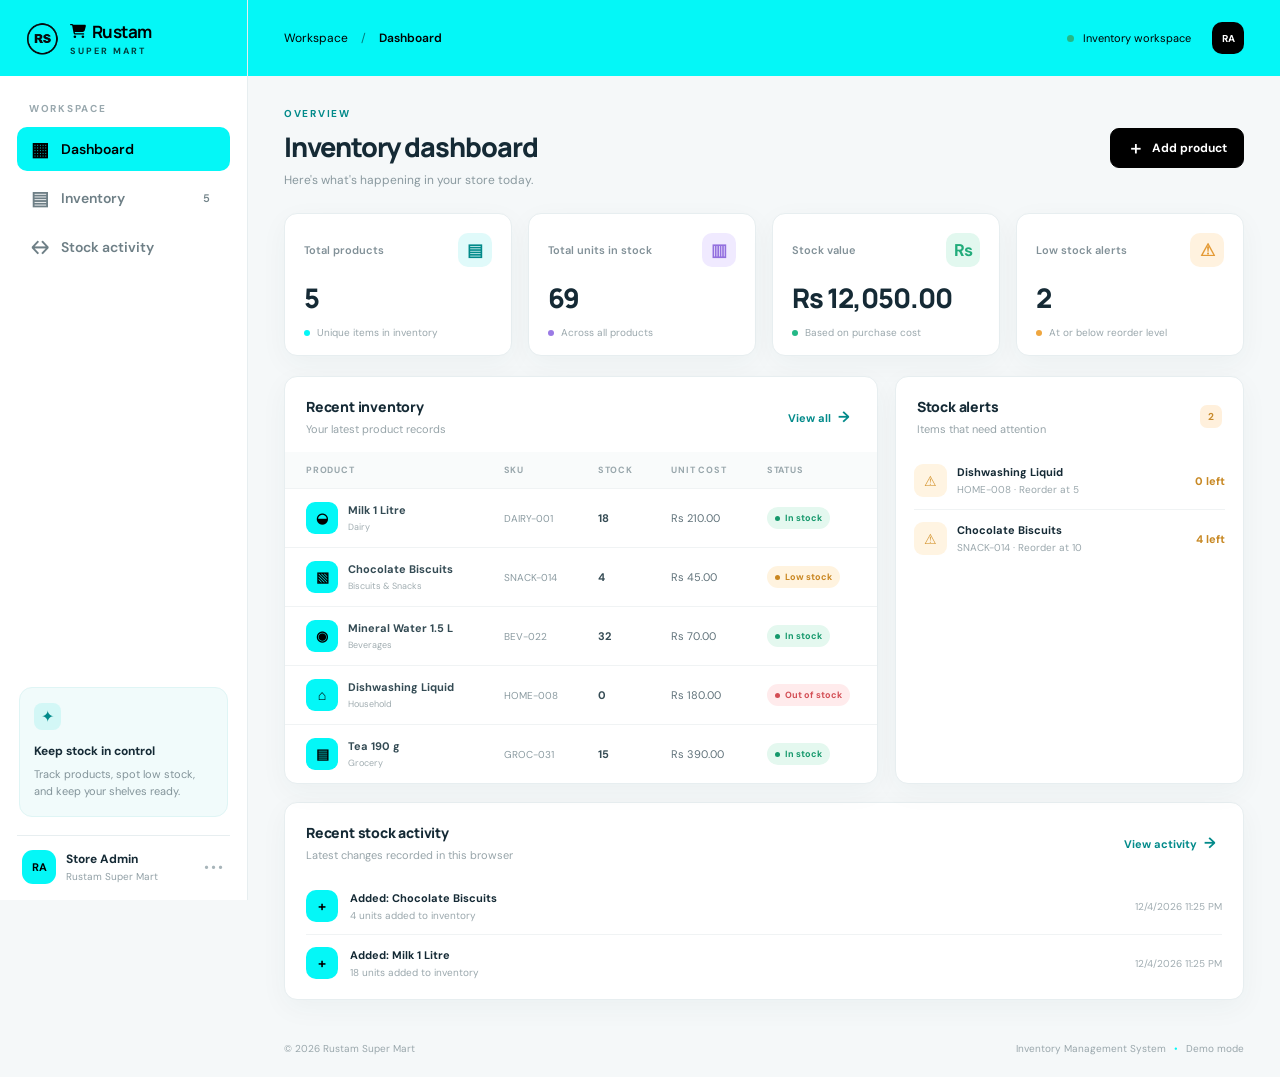
<file: backend/index.html>
<!DOCTYPE html>
<html lang="en">
<head>
  <meta charset="UTF-8">
  <meta name="viewport" content="width=device-width, initial-scale=1.0">
  <title>Inventory Management | Rustam Super Mart</title>
  <link rel="stylesheet" href="/backend/style.css">
  <link rel="preconnect" href="https://fonts.googleapis.com">
  <link href="https://fonts.googleapis.com/css2?family=DM+Sans:wght@400;500;600;700&family=Manrope:wght@400;500;600;700;800&display=swap" rel="stylesheet">
</head>
<body>
  <div class="app-shell">
    <aside class="sidebar" id="sidebar">
      <div class="brand">
        <img class="brand-logo" src="/backend/logo.png" alt="Rustam Super Mart logo">
        <div><strong><svg class="brand-cart" viewBox="0 0 576 512" aria-hidden="true"><path d="M0 24C0 10.7 10.7 0 24 0h45.5c22 0 41.5 12.8 50.6 32h411c26.3 0 45.5 25 38.6 50.4l-41 152.3c-8.5 31.4-37 53.3-69.5 53.3H170.7l5.4 28.5c2.2 11.3 12.1 19.5 23.6 19.5H488c13.3 0 24 10.7 24 24s-10.7 24-24 24H199.7c-34.6 0-64.3-24.6-70.7-58.5L77.4 54.5c-.7-3.8-4-6.5-7.9-6.5H24C10.7 48 0 37.3 0 24zm128 440a48 48 0 1 1 96 0 48 48 0 1 1-96 0zm336-48a48 48 0 1 1 0 96 48 48 0 1 1 0-96z"/></svg>Rustam</strong><small>SUPER MART</small></div>
      </div>
      <div class="side-label">WORKSPACE</div>
      <button class="nav-item active" data-view="dashboard"><span class="nav-icon">▦</span> Dashboard</button>
      <button class="nav-item" data-view="inventory"><span class="nav-icon">▤</span> Inventory <span class="nav-count" id="navProductCount">0</span></button>
      <button class="nav-item" data-view="transactions"><span class="nav-icon">↔</span> Stock activity</button>
      <div class="sidebar-bottom">
        <div class="help-card"><div class="help-icon">✦</div><strong>Keep stock in control</strong><p>Track products, spot low stock, and keep your shelves ready.</p></div>
        <div class="profile"><div class="avatar">RA</div><div><strong>Store Admin</strong><small>Rustam Super Mart</small></div><span class="profile-dots">•••</span></div>
      </div>
    </aside>

    <main class="main-area">
      <header class="topbar">
        <button class="mobile-menu" id="mobileMenu" aria-label="Open menu">☰</button>
        <img class="top-logo" src="/backend/logo.png" alt="Rustam Super Mart logo">
        <div class="breadcrumb">Workspace <span>/</span> <strong id="breadcrumbCurrent">Dashboard</strong></div>
        <div class="top-actions"><span class="status-dot"></span><span class="status-text">Inventory workspace</span><button class="top-avatar" title="Store Admin">RA</button></div>
      </header>

      <section class="page" id="dashboardView">
        <div class="page-heading">
          <div><p class="eyebrow">OVERVIEW</p><h1>Inventory dashboard</h1><p class="subtitle">Here's what's happening in your store today.</p></div>
          <button class="primary-btn" id="addProductTop"><span>＋</span> Add product</button>
        </div>
        <div class="stat-grid">
          <article class="stat-card"><div class="stat-top"><span>Total products</span><span class="stat-icon cyan">▤</span></div><div class="stat-value" id="statProducts">0</div><div class="stat-foot"><span class="foot-dot cyan-dot"></span> Unique items in inventory</div></article>
          <article class="stat-card"><div class="stat-top"><span>Total units in stock</span><span class="stat-icon violet">▥</span></div><div class="stat-value" id="statUnits">0</div><div class="stat-foot"><span class="foot-dot violet-dot"></span> Across all products</div></article>
          <article class="stat-card"><div class="stat-top"><span>Stock value</span><span class="stat-icon green">₨</span></div><div class="stat-value" id="statValue">₨0</div><div class="stat-foot"><span class="foot-dot green-dot"></span> Based on purchase cost</div></article>
          <article class="stat-card"><div class="stat-top"><span>Low stock alerts</span><span class="stat-icon orange">⚠</span></div><div class="stat-value" id="statLow">0</div><div class="stat-foot"><span class="foot-dot orange-dot"></span> At or below reorder level</div></article>
        </div>

        <div class="dashboard-grid">
          <section class="panel inventory-panel">
            <div class="panel-heading"><div><h2>Recent inventory</h2><p>Your latest product records</p></div><button class="text-btn" id="viewAllBtn">View all <span>→</span></button></div>
            <div class="table-wrap"><table><thead><tr><th>PRODUCT</th><th>SKU</th><th>STOCK</th><th>UNIT COST</th><th>STATUS</th></tr></thead><tbody id="recentTable"></tbody></table></div>
            <div class="empty-state hidden" id="recentEmpty"><div class="empty-icon">▤</div><strong>No products yet</strong><p>Add your first product to start tracking stock.</p><button class="primary-btn small" id="emptyAdd">＋ Add product</button></div>
          </section>
          <section class="panel alerts-panel">
            <div class="panel-heading"><div><h2>Stock alerts</h2><p>Items that need attention</p></div><span class="alert-count" id="alertCount">0</span></div>
            <div id="alertList" class="alert-list"></div>
            <div class="empty-state compact" id="alertsEmpty"><div class="success-check">✓</div><strong>You're all caught up</strong><p>No low-stock items right now.</p></div>
          </section>
        </div>
        <section class="panel activity-panel">
          <div class="panel-heading"><div><h2>Recent stock activity</h2><p>Latest changes recorded in this browser</p></div><button class="text-btn" id="activityViewAll">View activity <span>→</span></button></div>
          <div id="dashboardActivity" class="activity-list"></div>
          <div class="empty-state compact hidden" id="activityEmpty"><p>No stock activity yet.</p></div>
        </section>
      </section>

      <section class="page hidden" id="inventoryView">
        <div class="page-heading"><div><p class="eyebrow">PRODUCT CATALOG</p><h1>Inventory</h1><p class="subtitle">Manage products, quantities, and reorder levels.</p></div><button class="primary-btn" id="addProductInventory"><span>＋</span> Add product</button></div>
        <div class="inventory-toolbar"><div class="search-box"><span>⌕</span><input type="search" id="searchInput" placeholder="Search product, SKU or category..."></div><select id="categoryFilter" aria-label="Filter category"><option value="all">All categories</option></select><select id="stockFilter" aria-label="Filter stock"><option value="all">All stock levels</option><option value="healthy">In stock</option><option value="low">Low stock</option><option value="out">Out of stock</option></select></div>
        <section class="panel full-table-panel"><div class="panel-heading"><div><h2>All products <span class="muted-count" id="tableCount">0</span></h2><p>Product list and stock status</p></div><button class="secondary-btn" id="exportBtn">↓ Export CSV</button></div>
          <div class="table-wrap"><table><thead><tr><th>PRODUCT</th><th>SKU</th><th>CATEGORY</th><th>QTY</th><th>REORDER AT</th><th>UNIT COST</th><th>STATUS</th><th>ACTIONS</th></tr></thead><tbody id="inventoryTable"></tbody></table></div>
          <div class="empty-state hidden" id="inventoryEmpty"><div class="empty-icon">⌕</div><strong>No matching products</strong><p>Try changing your search or add a new product.</p></div>
        </section>
      </section>

      <section class="page hidden" id="transactionsView">
        <div class="page-heading"><div><p class="eyebrow">AUDIT TRAIL</p><h1>Stock activity</h1><p class="subtitle">A record of product additions and stock adjustments.</p></div><button class="secondary-btn" id="clearActivityBtn">Clear activity</button></div>
        <section class="panel"><div class="panel-heading"><div><h2>Activity history</h2><p>Newest changes appear first</p></div><span class="muted-count" id="activityCount">0 records</span></div><div id="fullActivity" class="activity-list"></div><div class="empty-state compact hidden" id="fullActivityEmpty"><strong>No activity recorded</strong><p>Add products or adjust stock to see activity here.</p></div></section>
      </section>
      <footer class="footer"><span>© <span id="year"></span> Rustam Super Mart</span><span>Inventory Management System <i>•</i> Demo mode</span></footer>
    </main>
  </div>

  <div class="modal-backdrop hidden" id="productModal">
    <section class="modal" role="dialog" aria-modal="true" aria-labelledby="modalTitle">
      <div class="modal-heading"><div><p class="eyebrow">PRODUCT DETAILS</p><h2 id="modalTitle">Add new product</h2><p>Enter the details below to keep your inventory updated.</p></div><button class="close-btn" id="closeModal" aria-label="Close">×</button></div>
      <form id="productForm">
        <input type="hidden" id="productId">
        <div class="form-grid">
          <label class="field full"><span>Product name <b>*</b></span><input id="productName" required maxlength="80" placeholder="e.g. Everyday Milk 1L"></label>
          <label class="field"><span>SKU / item code <b>*</b></span><input id="productSku" required maxlength="30" placeholder="e.g. DAIRY-001"></label>
          <label class="field"><span>Category <b>*</b></span><input id="productCategory" required list="categorySuggestions" maxlength="40" placeholder="e.g. Dairy"><datalist id="categorySuggestions"><option value="Beverages"><option value="Biscuits & Snacks"><option value="Dairy"><option value="Grocery"><option value="Household"><option value="Personal Care"><option value="Frozen"></datalist></label>
          <label class="field"><span>Quantity in stock <b>*</b></span><input id="productQty" type="number" min="0" step="1" required placeholder="0"></label>
          <label class="field"><span>Reorder level <b>*</b></span><input id="productReorder" type="number" min="0" step="1" required value="5"></label>
          <label class="field"><span>Unit purchase cost (PKR) <b>*</b></span><input id="productCost" type="number" min="0" step="0.01" required placeholder="0.00"></label>
          <label class="field"><span>Unit selling price (PKR)</span><input id="productPrice" type="number" min="0" step="0.01" placeholder="0.00"></label>
        </div>
        <p class="form-error hidden" id="formError"></p>
        <div class="modal-actions"><button type="button" class="secondary-btn" id="cancelModal">Cancel</button><button type="submit" class="primary-btn"><span>✓</span> Save product</button></div>
      </form>
    </section>
  </div>
  <div class="toast" id="toast" role="status"></div>
  <script src="/backend/script.js"></script>
</body>
</html>
</file>
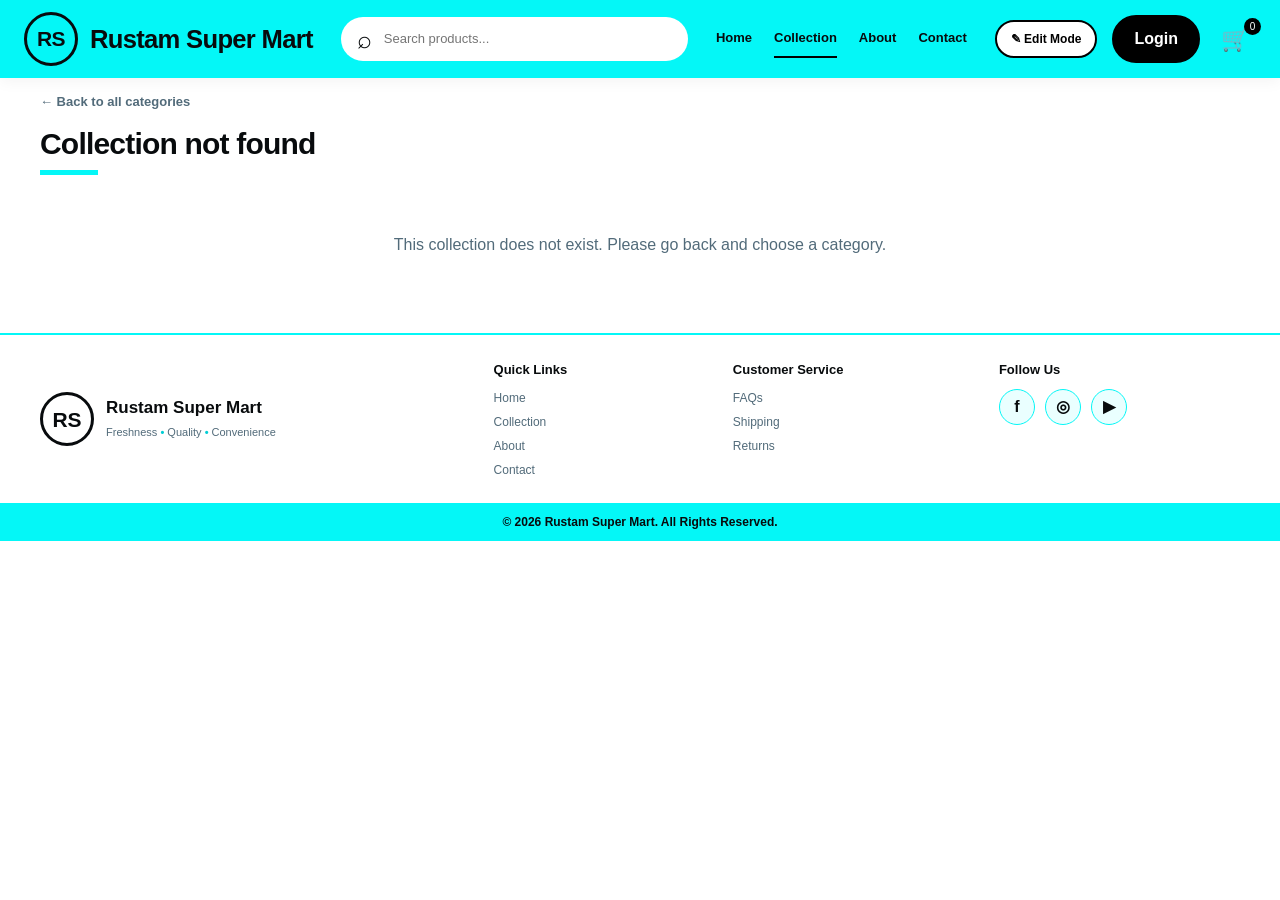
<file: collection.html>
<!DOCTYPE html>
<html lang="en">

<head>
  <meta charset="UTF-8">
  <meta name="viewport" content="width=device-width, initial-scale=1.0">
  <meta name="theme-color" content="#04f7f7">
  <title>Collection | Rustam Super Mart</title>
  <link rel="stylesheet" href="style.css">
  <script src="products.js" defer></script>
  <script src="script.js" defer></script>
  <script src="collection.js" defer></script>
</head>

<body data-page="collection" data-active-nav="collections" data-search-placeholder="Search products...">
  <!-- Header (nav bar) is added by script.js, same on every page -->
  <div id="siteHeader"></div>

  <main>
    <section class="collections-section wrap">
      <a class="back-link" href="index.html#collections">← Back to all categories</a>
      <div class="section-heading">
        <div>
          <h2 id="collectionTitle">Collection</h2><span class="heading-underline"></span>
        </div>
        <div class="heading-side">
          <p id="productCount"></p>
          <button class="black-btn add-btn admin-only" type="button" id="addProductBtn">＋ Add Product</button>
        </div>
      </div>
      <div class="collection-grid" id="productGrid" aria-live="polite"></div>
      <p class="empty-state" id="emptyState" hidden></p>
    </section>
  </main>

  <!-- Footer is added by script.js, same on every page -->
  <div id="siteFooter"></div>

  <!-- Add / Edit Product form (opened from Edit Mode) -->
  <div class="modal-backdrop" id="productModal" hidden>
    <section class="modal" role="dialog" aria-modal="true" aria-labelledby="productModalTitle">
      <button class="modal-close" id="closeProductModal" type="button" aria-label="Close form">×</button>
      <span class="modal-kicker" id="productKicker">NEW PRODUCT</span>
      <h2 id="productModalTitle">Add Product</h2>
      <form id="productForm" novalidate>
        <label for="productName">Product name <span>*</span></label>
        <input id="productName" type="text" placeholder="e.g. Chocolate Cream Biscuits" maxlength="60" required>

        <label for="productImage">Product picture (default picture used if empty)</label>
        <label class="upload-box" for="productImage"><span class="upload-icon">＋</span><strong
            id="productUploadTitle">Choose an image</strong><small id="productUploadHint">PNG, JPG, WEBP · Max 5 MB
            (optional)</small><img id="productPreview" alt="Selected product preview" hidden></label>
        <input class="file-input" id="productImage" type="file" accept="image/png,image/jpeg,image/webp,image/gif">

        <div class="field-row">
          <div>
            <label for="productPrice">Box price (Rs) <span>*</span></label>
            <input id="productPrice" type="number" min="1" step="any" inputmode="decimal" placeholder="e.g. 480">
          </div>
          <div>
            <label for="productPieces">Pieces in 1 box <span>*</span></label>
            <input id="productPieces" type="number" min="1" step="1" inputmode="numeric" placeholder="e.g. 12">
          </div>
        </div>
        <div class="field-row">
          <div>
            <label for="productCartonPrice">Carton price (Rs) <span>*</span></label>
            <input id="productCartonPrice" type="number" min="1" step="any" inputmode="decimal" placeholder="e.g. 5600">
          </div>
          <div>
            <label for="productPerCarton">Boxes in 1 carton <span>*</span></label>
            <input id="productPerCarton" type="number" min="1" step="1" inputmode="numeric" placeholder="e.g. 12">
          </div>
        </div>

        <p class="form-error" id="productError" role="alert" hidden></p>
        <div class="form-actions"><button class="cancel-btn" type="button" id="cancelProductModal">Cancel</button><button
            class="black-btn save-btn" type="submit" id="saveProductBtn">Save Product <span>→</span></button></div>
      </form>
      <p class="storage-note">Your changes are saved in this browser on this device.</p>
    </section>
  </div>

  <!-- Login form, Add to Cart form and toast are added by script.js -->
  <div id="siteModals"></div>
</body>

</html>
</file>
<file: backend/style.css>
:root{--ink:#152a35;--muted:#7d8b93;--line:#e7eef0;--cyan:#04f7f7;--cyan-dark:#029e9e;--bg:#f5f8f9;--white:#fff;--green:#1aaf7a;--orange:#e99b37;--red:#e25b61;--shadow:0 8px 28px rgba(27,62,73,.045)}
*{box-sizing:border-box}body{margin:0;background:var(--bg);color:var(--ink);font-family:'DM Sans',sans-serif;font-size:14px}button,input,select{font:inherit}button{cursor:pointer}.app-shell{min-height:100vh}.sidebar{width:248px;background:#fff;border-right:1px solid var(--line);position:fixed;inset:0 auto 0 0;display:flex;flex-direction:column;padding:28px 17px 16px;z-index:5}.brand{display:flex;align-items:center;gap:11px;padding:0 9px 38px}.brand-mark{height:39px;width:39px;border-radius:12px;background:var(--cyan);display:grid;place-items:center;color:#12323b;font-family:Manrope,sans-serif;font-weight:800;font-size:20px;position:relative}.brand-mark span{font-size:11px;position:absolute;right:5px;top:4px}.brand strong{font-family:Manrope,sans-serif;display:block;font-size:17px;letter-spacing:-.6px}.brand small{display:block;font-size:9px;letter-spacing:2px;color:#8a9ba1;font-weight:700;margin-top:2px}.side-label,.eyebrow{font-size:10px;letter-spacing:1.7px;font-weight:700;color:#99a8ae}.side-label{padding:0 12px 12px}.nav-item{border:0;background:transparent;width:100%;height:44px;border-radius:10px;text-align:left;padding:0 13px;color:#6e7f86;display:flex;align-items:center;gap:12px;font-weight:600;margin-bottom:5px}.nav-item:hover{background:#f5fbfb;color:var(--ink)}.nav-item.active{background:#e8fbfb;color:#028a8a}.nav-icon{font-size:19px;width:19px;text-align:center}.nav-count{margin-left:auto;border-radius:6px;background:#fff;padding:3px 7px;font-size:11px;color:#73848a}.sidebar-bottom{margin-top:auto}.help-card{background:#f1fbfb;border:1px solid #dff5f5;border-radius:13px;padding:15px 14px;margin:0 2px 18px}.help-icon{width:27px;height:27px;border-radius:8px;background:#d3f7f6;color:#028a8a;display:grid;place-items:center;font-size:16px;margin-bottom:11px}.help-card strong{font-size:12px}.help-card p{color:#83949a;font-size:11px;line-height:1.6;margin:7px 0 0}.profile{display:flex;align-items:center;gap:10px;padding:14px 5px 0;border-top:1px solid var(--line)}.avatar,.top-avatar{background:#d9f7f4;color:#028a8a;display:grid;place-items:center;font-weight:700;border:0}.avatar{width:34px;height:34px;border-radius:11px;font-size:11px}.profile strong{display:block;font-size:12px}.profile small{display:block;color:#92a0a6;font-size:10px;margin-top:3px}.profile-dots{margin-left:auto;color:#a8b5ba;letter-spacing:2px}.main-area{margin-left:248px;min-height:100vh;padding:0 36px;display:flex;flex-direction:column}.topbar{height:76px;border-bottom:1px solid var(--line);display:flex;align-items:center;justify-content:space-between;margin:0 -36px;padding:0 36px;background:rgba(255,255,255,.65)}.breadcrumb{font-size:12px;color:#91a0a6}.breadcrumb span{margin:0 10px;color:#c0cbd0}.breadcrumb strong{color:#40555e;font-weight:600}.top-actions{display:flex;align-items:center;gap:9px;color:#7b8c93;font-size:11px}.status-dot,.foot-dot{width:7px;height:7px;border-radius:50%;display:inline-block;background:#24b886}.top-avatar{width:32px;height:32px;border-radius:10px;margin-left:12px;font-size:10px}.mobile-menu{display:none;border:0;background:none;font-size:20px}.page{padding:31px 0 0;flex:1}.page-heading{display:flex;align-items:center;justify-content:space-between;margin-bottom:25px}.eyebrow{margin:0 0 8px;color:#028a8a}.page-heading h1{font-family:Manrope,sans-serif;font-size:27px;letter-spacing:-1px;margin:0;font-weight:800}.subtitle{color:#8a999f;margin:7px 0 0;font-size:12px}.primary-btn,.secondary-btn{border-radius:9px;padding:11px 16px;font-size:12px;font-weight:700;display:inline-flex;align-items:center;justify-content:center;gap:8px;transition:.15s}.primary-btn{border:1px solid var(--cyan);background:var(--cyan);color:#123a40;box-shadow:0 4px 10px rgba(4,247,247,.25)}.primary-btn:hover{background:#00b9c0;transform:translateY(-1px)}.primary-btn span{font-size:17px;line-height:10px}.secondary-btn{border:1px solid #dfe8ea;background:#fff;color:#52666e}.secondary-btn:hover{border-color:#b5dfe0;background:#f8ffff}.small{padding:9px 12px;font-size:11px}.stat-grid{display:grid;grid-template-columns:repeat(4,minmax(0,1fr));gap:16px;margin-bottom:20px}.stat-card,.panel{background:#fff;border:1px solid var(--line);border-radius:13px;box-shadow:var(--shadow)}.stat-card{padding:19px 19px 16px;min-width:0}.stat-top{display:flex;align-items:center;justify-content:space-between;color:#829198;font-size:11px;font-weight:600}.stat-icon{height:34px;width:34px;border-radius:10px;display:grid;place-items:center;font-size:17px;font-weight:700}.cyan{background:#e0fafa;color:#028a8a}.violet{background:#f0eaff;color:#9370df}.green{background:#e2f8ef;color:#22ac7b}.orange{background:#fff2df;color:#e49a35}.stat-value{font-family:Manrope,sans-serif;font-size:27px;font-weight:800;letter-spacing:-1px;margin:12px 0 10px;white-space:nowrap;overflow:hidden;text-overflow:ellipsis}.stat-foot{font-size:10px;color:#9aa7ac;display:flex;align-items:center;gap:7px}.foot-dot{width:6px;height:6px}.cyan-dot{background:#04f7f7}.violet-dot{background:#9a7ae5}.green-dot{background:#24b886}.orange-dot{background:#efa63f}.dashboard-grid{display:grid;grid-template-columns:minmax(0,1.7fr) minmax(270px,1fr);gap:17px;margin-bottom:18px}.panel{overflow:hidden}.panel-heading{padding:20px 21px 16px;display:flex;align-items:center;justify-content:space-between;gap:12px}.panel-heading h2{font-family:Manrope,sans-serif;font-size:14px;margin:0;font-weight:800;letter-spacing:-.2px}.panel-heading p{font-size:11px;color:#97a4a9;margin:6px 0 0}.text-btn{border:0;background:transparent;color:#028a8a;font-size:11px;font-weight:700;white-space:nowrap}.text-btn span{font-size:15px;margin-left:4px}.table-wrap{width:100%;overflow-x:auto}table{border-collapse:collapse;width:100%;white-space:nowrap}thead{background:#f9fbfb}th{font-size:9px;letter-spacing:.8px;color:#99a7ac;font-weight:700;text-align:left;padding:12px 16px}td{border-top:1px solid #f0f3f4;padding:13px 16px;font-size:11px;color:#60727a}th:first-child,td:first-child{padding-left:21px}.product-cell{display:flex;align-items:center;gap:10px}.product-thumb{width:32px;height:32px;flex-shrink:0;border-radius:9px;background:#e7fafa;color:#028a8a;display:grid;place-items:center;font-size:14px;font-weight:700}.product-name{font-weight:700;color:#344b54;font-size:11px}.product-category{display:block;color:#a1adb1;font-size:9px;margin-top:4px}.sku{color:#8b9ba1;font-size:10px}.quantity{font-weight:700;color:#354b54}.status-pill{display:inline-flex;align-items:center;gap:5px;padding:5px 8px;border-radius:20px;font-size:9px;font-weight:700}.status-pill:before{content:'';height:5px;width:5px;border-radius:50%;background:currentColor}.status-in{background:#e4f8ef;color:#15986b}.status-low{background:#fff3df;color:#c98620}.status-out{background:#ffebec;color:#d34e55}.alerts-panel{min-height:240px}.alert-count{background:#fff0dc;color:#c78929;border-radius:7px;padding:5px 8px;font-size:10px;font-weight:700}.alert-list{padding:0 18px 10px}.alert-item{display:flex;align-items:center;gap:10px;padding:12px 0;border-bottom:1px solid #f0f3f4}.alert-item:last-child{border-bottom:0}.alert-symbol{height:33px;width:33px;border-radius:9px;background:#fff4e2;color:#d4942f;display:grid;place-items:center}.alert-info{flex:1;min-width:0}.alert-info strong{display:block;font-size:11px;overflow:hidden;text-overflow:ellipsis}.alert-info small{display:block;color:#9aa7ac;font-size:10px;margin-top:4px}.alert-qty{font-size:11px;font-weight:800;color:#c88925}.activity-panel{margin-bottom:22px}.activity-list{padding:0 21px 8px}.activity-row{display:flex;align-items:center;gap:12px;padding:12px 0;border-top:1px solid #f0f3f4}.activity-row:first-child{border-top:0}.activity-symbol{width:32px;height:32px;border-radius:10px;display:grid;place-items:center;background:#e5f8f1;color:#16a574;font-weight:700}.activity-symbol.edit{background:#e5f8fa;color:#028a8a}.activity-symbol.remove{background:#ffeded;color:#d34e55}.activity-copy{flex:1}.activity-copy strong{display:block;font-size:11px}.activity-copy small{display:block;color:#9aa7ac;font-size:10px;margin-top:4px}.activity-time{font-size:10px;color:#a0acb1}.footer{display:flex;justify-content:space-between;padding:20px 0 22px;color:#9aa7ac;font-size:10px}.footer i{font-style:normal;color:var(--cyan);padding:0 5px}.inventory-toolbar{display:flex;gap:10px;margin-bottom:16px}.search-box{display:flex;align-items:center;gap:8px;background:#fff;border:1px solid #e2eaec;border-radius:9px;padding:0 12px;flex:1;max-width:440px;color:#91a0a6}.search-box span{font-size:22px}.search-box input{border:0;outline:0;padding:11px 0;width:100%;min-width:80px;color:var(--ink);font-size:12px}.inventory-toolbar select{border:1px solid #e2eaec;background:#fff;border-radius:9px;padding:0 12px;color:#60727a;font-size:11px;min-width:145px;outline-color:#8de5e7}.full-table-panel .panel-heading{padding-bottom:18px}.muted-count{color:#a4b0b4;font-weight:500;font-size:11px;margin-left:5px}.action-buttons{display:flex;gap:5px}.icon-btn{border:1px solid #e5ecee;background:#fff;border-radius:6px;color:#72858c;width:27px;height:27px}.icon-btn:hover{color:#028a8a;border-color:#a4e4e6}.icon-btn.delete:hover{color:#d34e55;border-color:#f4b7ba}.empty-state{text-align:center;padding:32px 15px;color:#8b9ba1}.empty-state strong{display:block;color:#3e555e;font-size:12px;margin-top:9px}.empty-state p{font-size:11px;margin:6px 0 14px}.empty-icon{font-size:28px;color:#a9dfe0}.compact{padding:25px 12px}.success-check{margin:0 auto;width:30px;height:30px;border-radius:50%;display:grid;place-items:center;background:#e2f8ef;color:#20a775;font-size:16px}.hidden{display:none!important}.modal-backdrop{position:fixed;inset:0;background:rgba(19,39,47,.45);z-index:20;display:grid;place-items:center;padding:20px;backdrop-filter:blur(3px)}.modal{width:min(570px,100%);background:#fff;border-radius:17px;box-shadow:0 24px 90px rgba(10,40,50,.22);max-height:92vh;overflow-y:auto;padding:25px}.modal-heading{display:flex;justify-content:space-between;gap:20px;margin-bottom:24px}.modal-heading h2{font-family:Manrope,sans-serif;font-size:21px;margin:0;letter-spacing:-.6px}.modal-heading p:not(.eyebrow){color:#8c9aa0;font-size:11px;margin:7px 0 0}.close-btn{width:31px;height:31px;border:0;border-radius:9px;background:#f2f6f6;color:#6e7e84;font-size:22px;flex-shrink:0}.form-grid{display:grid;grid-template-columns:1fr 1fr;gap:16px}.field{display:flex;flex-direction:column;gap:7px;min-width:0}.field.full{grid-column:1/-1}.field span{font-size:11px;color:#586c74;font-weight:700}.field b{color:#e15a61}.field input{width:100%;border:1px solid #dfe8ea;border-radius:8px;padding:11px 12px;outline:0;color:#344b54;font-size:12px;background:#fff}.field input:focus{border-color:#6bdadd;box-shadow:0 0 0 3px #e6fafa}.field input::placeholder{color:#b0bbc0}.modal-actions{display:flex;justify-content:flex-end;gap:9px;margin-top:24px;padding-top:18px;border-top:1px solid #eef2f3}.form-error{color:#d34e55;font-size:11px;margin:12px 0 0}.toast{position:fixed;right:24px;bottom:24px;background:#173740;color:white;padding:13px 18px;border-radius:10px;box-shadow:0 10px 30px #163b4525;font-size:12px;z-index:30;opacity:0;transform:translateY(10px);transition:.2s;pointer-events:none}.toast.show{opacity:1;transform:translateY(0)}
@media(max-width:1100px){.main-area{padding:0 24px}.topbar{margin:0 -24px;padding:0 24px}.stat-grid{grid-template-columns:repeat(2,minmax(0,1fr))}.dashboard-grid{grid-template-columns:1fr}.sidebar{width:220px}.main-area{margin-left:220px}}
@media(max-width:760px){.sidebar{transform:translateX(-100%);transition:transform .2s;width:250px;box-shadow:10px 0 30px #163b4510}.sidebar.open{transform:translateX(0)}.main-area{margin-left:0;padding:0 16px}.topbar{height:62px;margin:0 -16px;padding:0 16px;gap:10px}.mobile-menu{display:block}.breadcrumb{flex:1;font-size:11px}.status-text{display:none}.top-actions{gap:3px}.top-avatar{margin-left:5px}.page{padding-top:24px}.page-heading{align-items:flex-start;gap:12px}.page-heading h1{font-size:23px}.page-heading .primary-btn{padding:10px;font-size:11px;white-space:nowrap}.subtitle{max-width:250px;line-height:1.5}.stat-grid{gap:10px}.stat-card{padding:14px}.stat-value{font-size:23px}.stat-foot{font-size:9px}.stat-icon{width:29px;height:29px}.panel-heading{padding:17px 15px 14px}.table-wrap th{padding:11px 12px}.table-wrap td{padding:12px}.table-wrap th:first-child,.table-wrap td:first-child{padding-left:15px}.inventory-toolbar{flex-wrap:wrap}.search-box{max-width:none;flex-basis:100%}.inventory-toolbar select{flex:1;min-width:0;padding:10px 8px}.footer{gap:10px;flex-wrap:wrap;line-height:1.5}.modal{padding:20px}.form-grid{gap:13px}.field input{padding:10px}.activity-time{display:none}}
@media(max-width:430px){.stat-grid{grid-template-columns:1fr 1fr}.stat-top{font-size:10px}.stat-value{font-size:21px}.stat-card{padding:12px}.page-heading h1{font-size:21px}.page-heading .primary-btn{font-size:0;gap:3px}.page-heading .primary-btn span{font-size:20px}.form-grid{grid-template-columns:1fr}.field.full{grid-column:auto}.modal-heading h2{font-size:18px}}

/* ===== Rustam Super Mart theme: cyan #04f7f7 navbar, black buttons ===== */
.sidebar{padding-top:0}
.brand{height:76px;margin:0 -17px 26px;padding:0 20px;background:var(--cyan);gap:10px}
.brand-logo{width:40px;height:40px;border-radius:10px;flex-shrink:0;display:block}
.brand strong{color:#000;display:flex;align-items:center;gap:6px}
.brand small{color:#000;opacity:.75}
.brand-cart{width:16px;height:16px;flex-shrink:0;fill:#000}
.topbar{background:var(--cyan);border-bottom:0}
.breadcrumb{color:#000}.breadcrumb span{color:rgba(0,0,0,.5)}.breadcrumb strong{color:#000}
.top-actions{color:#000}
.top-avatar{background:#000;color:#fff}
.mobile-menu{color:#000}
.top-logo{display:none;width:34px;height:34px;border-radius:9px}
.primary-btn{background:#000;border-color:#000;color:#fff;box-shadow:none}
.primary-btn:hover{background:#1e293b;border-color:#1e293b}
@media(max-width:760px){.top-logo{display:block}.brand{margin-top:0}}
.product-thumb{background:#04f7f7;color:#000}
.nav-item.active{background:#04f7f7;color:#000}
.nav-item.active .nav-icon{color:#000}
.avatar{background:#04f7f7;color:#000}
.activity-symbol{background:#04f7f7;color:#000}
.activity-symbol.edit{background:#e5f8fa;color:#028a8a}
.activity-symbol.remove{background:#ffeded;color:#d34e55}
</file>
<file: style.css>
:root {
    --cyan: rgb(4, 247, 247);
    --ink: #080b0d;
    --muted: #526b7a;
    --line: rgb(4, 247, 247);
    --soft: #effefe;
    --white: #fff;
    --shadow: 0 12px 35px rgba(8, 30, 38, .08)
}

* {
    box-sizing: border-box
}

html {
    scroll-behavior: smooth;
    scroll-padding-top: 95px
}

body {
    margin: 0;
    background: #fff;
    color: var(--ink);
    font-family: Arial, Helvetica, sans-serif;
    line-height: 1.5
}

button,
input,
textarea {
    font: inherit
}

button,
a {
    -webkit-tap-highlight-color: transparent
}

a {
    color: inherit;
    text-decoration: none
}

/* FIX: hidden attribute must always win over display:flex / display:grid */
[hidden] {
    display: none !important
}

.wrap {
    width: min(1200px, calc(100% - 48px));
    margin-inline: auto
}

.site-header {
    position: sticky;
    top: 0;
    z-index: 20;
    display: flex;
    align-items: center;
    gap: 28px;
    min-height: 78px;
    padding: 12px max(24px, calc((100vw - 1360px)/2));
    background: var(--cyan);
    box-shadow: 0 3px 15px rgba(0, 0, 0, .05)
}

.brand {
    display: flex;
    align-items: center;
    gap: 12px;
    white-space: nowrap;
    font-size: clamp(19px, 2vw, 27px);
    font-weight: 800;
    letter-spacing: -.7px
}

.brand-mark {
    width: 54px;
    height: 54px;
    flex: 0 0 54px;
    border: 3px solid var(--ink);
    border-radius: 50%;
    display: grid;
    place-items: center;
    font-size: 21px;
    font-weight: 900
}

.search-box {
    height: 44px;
    min-width: 160px;
    max-width: 365px;
    flex: 1;
    display: flex;
    align-items: center;
    gap: 10px;
    padding: 0 16px;
    background: #fff;
    border-radius: 30px
}

.search-box>span {
    font-size: 25px;
    line-height: 1
}

.search-box input {
    width: 100%;
    border: 0;
    outline: 0;
    background: transparent;
    font-size: 13px
}

.main-nav {
    display: flex;
    align-items: center;
    gap: 22px;
    font-size: 13px;
    font-weight: 700;
    white-space: nowrap
}

.main-nav a {
    padding: 8px 0;
    border-bottom: 2px solid transparent
}

.main-nav a:hover,
.main-nav a.active {
    border-color: #000
}

.header-actions {
    display: flex;
    align-items: center;
    gap: 15px
}

.black-btn {
    display: inline-flex;
    align-items: center;
    justify-content: center;
    gap: 10px;
    border: 2px solid #000;
    background: #000;
    color: #fff;
    border-radius: 12px;
    padding: 11px 19px;
    font-weight: 700;
    cursor: pointer;
    transition: transform .18s ease, box-shadow .18s ease, background .18s ease
}

.black-btn:hover {
    transform: translateY(-3px);
    box-shadow: 0 7px 15px #0002
}

.black-btn:active {
    transform: translateY(1px) scale(.98);
    box-shadow: none
}

.login-btn {
    border-radius: 24px;
    min-width: 84px;
    padding: 10px 20px
}

.cart-btn {
    position: relative;
    border: 0;
    background: transparent;
    font-size: 23px;
    cursor: pointer
}

.cart-btn span {
    position: absolute;
    top: -3px;
    right: -5px;
    min-width: 17px;
    height: 17px;
    border-radius: 50%;
    display: grid;
    place-items: center;
    background: #000;
    color: #fff;
    font-size: 10px
}

.menu-toggle {
    display: none;
    border: 0;
    background: transparent;
    font-size: 25px;
    cursor: pointer
}

.hero {
    min-height: 325px;
    display: grid;
    grid-template-columns: 1.05fr .95fr;
    align-items: center;
    gap: 25px;
    padding-top: 28px;
    padding-bottom: 12px
}

.hero-copy {
    padding: 10px 0 25px
}

.eyebrow,
.modal-kicker {
    display: inline-block;
    background: var(--cyan);
    padding: 5px 14px;
    border-radius: 30px;
    font-size: 12px;
    font-weight: 800;
    letter-spacing: .4px
}

.hero h1 {
    margin: 10px 0 2px;
    font-size: clamp(38px, 5vw, 60px);
    line-height: 1.08;
    letter-spacing: -2px
}

.hero h1 span {
    color: #00cdd4
}

.hero-points {
    margin: 10px 0 17px;
    color: #476778;
    font-size: 18px;
    font-weight: 700
}

.hero-points b {
    color: #00cdd4
}

.hero-description {
    max-width: 430px;
    color: var(--muted);
    font-size: 15px
}

.shop-btn {
    margin-top: 6px;
    border-radius: 30px;
    padding: 12px 25px;
    min-width: 155px
}

.hero-art {
    min-height: 250px;
    position: relative;
    display: grid;
    place-items: center;
    overflow: hidden
}

.sun-disc {
    position: absolute;
    width: 260px;
    height: 260px;
    border-radius: 50%;
    background: linear-gradient(145deg, #e7ffff, #fff);
    right: 15%;
    top: 2%
}

.basket {
    position: relative;
    z-index: 1;
    font-size: 130px;
    filter: drop-shadow(0 15px 12px #0001);
    transform: rotate(-3deg)
}

.basket span {
    position: absolute;
    top: 35px;
    left: 15px;
    width: 100%;
    font-size: 28px;
    letter-spacing: -6px;
    transform: rotate(3deg)
}

.basket b {
    position: absolute;
    bottom: 18px;
    left: 43%;
    font-size: 22px;
    border: 3px solid #000;
    border-radius: 50%;
    width: 48px;
    height: 48px;
    display: grid;
    place-items: center;
    background: var(--cyan);
    filter: none
}

.spark {
    position: absolute;
    color: var(--cyan);
    font-size: 35px
}

.spark-one {
    top: 40px;
    left: 12%
}

.spark-two {
    right: 10%;
    bottom: 55px
}

.collections-section {
    padding: 8px 0 35px
}

.section-heading {
    display: flex;
    align-items: end;
    justify-content: space-between;
    gap: 20px;
    margin-bottom: 17px
}

.section-heading h2 {
    font-size: 30px;
    line-height: 1.2;
    margin: 0 0 8px;
    letter-spacing: -.8px
}

.section-heading>p {
    margin: 0 0 7px;
    color: var(--muted);
    font-size: 13px
}

.heading-underline {
    display: block;
    width: 58px;
    height: 5px;
    background: var(--cyan)
}

.collection-grid {
    display: grid;
    grid-template-columns: repeat(4, minmax(0, 1fr));
    gap: 18px
}

.collection-card {
    position: relative;
    display: flex;
    flex-direction: column;
    min-width: 0;
    overflow: hidden;
    border: 1.5px solid var(--line);
    border-radius: 14px;
    background: #fff;
    transition: transform .22s ease, box-shadow .22s ease
}

.collection-card:hover {
    transform: translateY(-4px);
    box-shadow: var(--shadow)
}

.product-art {
    height: 145px;
    display: flex;
    align-items: center;
    justify-content: center;
    gap: 12px;
    margin: 10px 10px 0;
    border-radius: 10px;
    background: linear-gradient(135deg, #f9ffff, #f1f8fa);
    font-size: 65px;
    letter-spacing: -10px
}

.product-art span {
    font-size: 50px
}

.medicine-art span {
    color: #e64c63
}

.biscuit-art {
    background: #fff8ec
}

.snacks-art {
    background: #fff8e9
}

.flour-art {
    background: #f9f0df
}

.rice-art {
    background: #f5f9e9
}

.pulses-art {
    background: #fff4e7
}

.candy-art {
    background: #f0ffff;
    font-size: 48px;
    letter-spacing: 0
}

.card-content {
    display: flex;
    flex: 1;
    flex-direction: column;
    align-items: flex-start;
    padding: 10px 17px 16px
}

.card-content h3 {
    font-size: 18px;
    margin: 0 0 4px
}

.card-content p {
    margin: 0 0 14px;
    color: var(--muted);
    font-size: 13px;
    line-height: 1.45
}

.collection-btn {
    margin-top: auto;
    min-width: 160px;
    padding: 9px 14px;
    border-radius: 24px;
    font-size: 12px
}

.wide-card {
    grid-column: span 2;
    display: grid;
    grid-template-columns: 1.05fr 1fr;
    align-items: center
}

.wide-card .product-art {
    height: calc(100% - 20px);
    min-height: 150px;
    margin: 10px
}

.wide-card .card-content {
    padding-left: 10px
}

.empty-state {
    padding: 25px;
    text-align: center;
    color: var(--muted)
}

.about-strip {
    display: flex;
    align-items: center;
    gap: 18px;
    padding: 20px 24px;
    margin-bottom: 32px;
    border-radius: 16px;
    background: #effefe
}

.about-icon {
    width: 54px;
    height: 54px;
    display: grid;
    place-items: center;
    flex-shrink: 0;
    border: 3px solid #000;
    border-radius: 50%;
    background: var(--cyan);
    font-weight: 900;
    font-size: 20px
}

.about-strip h2 {
    margin: 0;
    font-size: 19px
}

.about-strip p {
    margin: 3px 0 0;
    color: var(--muted);
    font-size: 14px
}

.site-footer {
    border-top: 2px solid var(--cyan)
}

.footer-main {
    display: grid;
    grid-template-columns: 1.6fr .8fr .9fr .9fr;
    gap: 25px;
    padding-top: 25px;
    padding-bottom: 24px
}

.footer-brand {
    display: flex;
    align-items: center;
    gap: 12px
}

.footer-brand strong {
    font-size: 17px
}

.footer-brand p {
    margin: 3px 0;
    color: var(--muted);
    font-size: 11px
}

.footer-brand p b {
    color: #00cdd4
}

.footer-links,
.footer-social {
    display: flex;
    flex-direction: column;
    align-items: flex-start;
    gap: 6px;
    font-size: 12px
}

.footer-links strong,
.footer-social strong {
    font-size: 13px;
    margin-bottom: 4px
}

.footer-links a {
    color: var(--muted)
}

.footer-links a:hover {
    text-decoration: underline;
    color: #000
}

.footer-social .social-icons {
    display: flex;
    gap: 10px
}

.footer-social .social-icons a {
    width: 36px;
    height: 36px;
    display: grid;
    place-items: center;
    border: 1.5px solid var(--cyan);
    border-radius: 50%;
    background: #eaffff;
    font-size: 16px;
    font-weight: 700;
    transition: transform .18s ease, background .18s ease
}

.footer-social .social-icons a:hover {
    transform: translateY(-2px);
    background: var(--cyan)
}

/* Delete button for collections added by the user */
.delete-btn {
    position: absolute;
    top: 16px;
    right: 16px;
    width: 30px;
    height: 30px;
    border: 0;
    border-radius: 50%;
    background: #000;
    color: #fff;
    font-size: 18px;
    line-height: 1;
    cursor: pointer;
    display: grid;
    place-items: center;
    opacity: .85;
    transition: transform .18s ease, opacity .18s ease
}

.delete-btn:hover {
    opacity: 1;
    transform: scale(1.1)
}

.copyright {
    text-align: center;
    background: var(--cyan);
    padding: 10px 15px;
    font-size: 12px;
    font-weight: 600
}





.modal-backdrop {
    position: fixed;
    inset: 0;
    z-index: 50;
    display: grid;
    place-items: center;
    padding: 18px;
    background: rgba(5, 16, 20, .58);
    overflow-y: auto
}

.modal-backdrop[hidden] {
    display: none
}

.modal {
    position: relative;
    width: min(100%, 490px);
    max-height: calc(100vh - 36px);
    overflow-y: auto;
    padding: 29px;
    background: #fff;
    border: 1px solid var(--cyan);
    border-radius: 20px;
    box-shadow: 0 25px 90px #0003
}

.modal-close {
    position: absolute;
    top: 14px;
    right: 17px;
    width: 35px;
    height: 35px;
    border: 0;
    border-radius: 50%;
    background: #f1f5f5;
    font-size: 25px;
    cursor: pointer
}

.modal h2 {
    margin: 10px 0 3px;
    font-size: 27px;
    letter-spacing: -.6px
}

.modal-intro {
    margin: 0 0 20px;
    color: var(--muted);
    font-size: 13px
}

.modal form>label:not(.upload-box) {
    display: block;
    margin: 14px 0 6px;
    font-size: 13px;
    font-weight: 700
}

.modal form>label span {
    color: #009da4
}

.modal input[type=text],
.modal textarea {
    width: 100%;
    border: 1px solid #d9e3e5;
    border-radius: 10px;
    padding: 12px;
    outline: 0;
    background: #fff;
    font-size: 14px
}

.modal input:focus,
.modal textarea:focus {
    border-color: #00cdd4;
    box-shadow: 0 0 0 3px #04f7f72b
}

.modal textarea {
    resize: vertical;
    min-height: 85px
}

.file-input {
    position: absolute;
    width: 1px;
    height: 1px;
    opacity: 0;
    overflow: hidden
}

.upload-box {
    position: relative;
    display: flex;
    min-height: 110px;
    align-items: center;
    justify-content: center;
    flex-direction: column;
    gap: 4px;
    border: 1.5px dashed #00cdd4;
    border-radius: 12px;
    background: #f5ffff;
    cursor: pointer;
    text-align: center;
    padding: 13px
}

.upload-box:hover {
    background: #eaffff
}

.upload-icon {
    display: grid;
    place-items: center;
    width: 30px;
    height: 30px;
    border-radius: 50%;
    background: var(--cyan);
    font-size: 24px;
    line-height: 1
}

.upload-box strong {
    font-size: 13px
}

.upload-box small {
    color: var(--muted);
    font-size: 11px
}

.upload-box img {
    max-width: 100%;
    max-height: 125px;
    object-fit: contain;
    border-radius: 8px
}

.form-error {
    color: #b42318;
    background: #fff1f0;
    border-radius: 8px;
    padding: 9px 11px;
    font-size: 12px
}

.form-actions {
    display: flex;
    justify-content: flex-end;
    gap: 10px;
    margin-top: 18px
}

.cancel-btn {
    border: 1px solid #cbd5d7;
    background: #fff;
    border-radius: 10px;
    padding: 10px 16px;
    cursor: pointer
}

.save-btn {
    border-radius: 10px
}

.storage-note {
    margin: 14px 0 0;
    text-align: center;
    color: #6a7c83;
    font-size: 11px
}

.toast {
    position: fixed;
    left: 50%;
    bottom: 25px;
    z-index: 70;
    transform: translate(-50%, 20px);
    padding: 12px 18px;
    border-radius: 10px;
    background: #071014;
    color: #fff;
    font-size: 13px;
    box-shadow: var(--shadow);
    opacity: 0;
    pointer-events: none;
    transition: opacity .2s, transform .2s;
    max-width: calc(100% - 32px);
    text-align: center
}

.toast.show {
    opacity: 1;
    transform: translate(-50%, 0)
}

@media(max-width:1050px) {
    .site-header {
        gap: 16px
    }

    .main-nav {
        gap: 13px
    }

    .brand {
        font-size: 20px
    }

    .brand-mark {
        width: 46px;
        height: 46px;
        flex-basis: 46px
    }

    .collection-grid {
        grid-template-columns: repeat(3, minmax(0, 1fr))
    }

    .footer-main {
        grid-template-columns: 1.3fr .8fr .9fr .9fr
    }

    .search-box {
        max-width: 260px
    }
}

@media(max-width:760px) {
    .wrap {
        width: min(100% - 30px, 600px)
    }

    .site-header {
        min-height: 68px;
        padding: 10px 15px;
        gap: 12px;
        flex-wrap: wrap
    }

    .brand {
        font-size: 18px;
        gap: 8px
    }

    .brand-mark {
        width: 42px;
        height: 42px;
        flex-basis: 42px;
        font-size: 17px
    }

    .search-box {
        order: 5;
        flex-basis: 100%;
        max-width: none;
        height: 40px
    }

    .header-actions {
        margin-left: auto;
        gap: 8px
    }

    .login-btn {
        min-width: auto;
        padding: 8px 14px
    }

    .cart-btn {
        font-size: 21px
    }

    .menu-toggle {
        display: block
    }

    .main-nav {
        display: none;
        order: 6;
        flex-basis: 100%;
        padding: 8px 4px 5px;
        justify-content: space-around
    }

    .main-nav.open {
        display: flex
    }

    .hero {
        grid-template-columns: 1fr;
        gap: 0;
        padding-top: 25px
    }

    .hero-copy {
        padding-bottom: 0
    }

    .hero h1 {
        font-size: clamp(38px, 9vw, 52px)
    }

    .hero-points {
        font-size: 15px
    }

    .hero-description {
        font-size: 14px
    }

    .hero-art {
        min-height: 185px
    }

    .sun-disc {
        width: 190px;
        height: 190px;
        right: 25%;
        top: 0
    }

    .basket {
        font-size: 100px
    }

    .basket span {
        top: 28px;
        font-size: 22px
    }

    .basket b {
        bottom: 12px;
        width: 38px;
        height: 38px;
        font-size: 17px
    }

    .section-heading {
        align-items: flex-start;
        flex-direction: column;
        gap: 4px
    }

    .section-heading h2 {
        font-size: 27px
    }

    .collection-grid {
        grid-template-columns: repeat(2, minmax(0, 1fr));
        gap: 12px
    }

    .product-art {
        height: 120px;
        font-size: 49px;
        gap: 8px
    }

    .product-art span {
        font-size: 37px
    }

    .card-content {
        padding: 9px 11px 13px
    }

    .card-content h3 {
        font-size: 16px
    }

    .card-content p {
        font-size: 12px
    }

    .collection-btn {
        min-width: 0;
        width: 100%;
        padding: 9px 7px;
        font-size: 11px
    }

    .wide-card {
        grid-column: span 2
    }

    .wide-card .product-art {
        min-height: 130px
    }

    .footer-main {
        grid-template-columns: repeat(2, minmax(0, 1fr));
        gap: 22px 15px
    }

    .footer-brand {
        grid-column: 1/-1
    }

   

    .about-strip {
        padding: 17px
    }

    
}

@media(max-width:390px) {
    .brand {
        font-size: 16px
    }

    .brand-mark {
        width: 38px;
        height: 38px;
        flex-basis: 38px
    }

    .header-actions {
        gap: 3px
    }

    .login-btn {
        padding: 7px 10px;
        font-size: 12px
    }

    .collection-grid {
        gap: 9px
    }

    .product-art {
        height: 95px;
        font-size: 40px;
        margin: 7px 7px 0
    }

    .product-art span {
        font-size: 30px
    }

    .card-content {
        padding: 8px 9px 10px
    }

    .card-content h3 {
        font-size: 14px
    }

    .card-content p {
        font-size: 11px
    }

    .wide-card {
        grid-template-columns: 1fr
    }

    .wide-card .product-art {
        height: 100px;
        min-height: 100px
    }

    .wide-card .card-content {
        padding: 8px 10px 12px
    }

    .modal {
        padding: 23px 18px
    }

    .form-actions {
        flex-direction: column-reverse
    }

    .form-actions button {
        width: 100%
    }
}

@media(prefers-reduced-motion:reduce) {

    *,
    *::before,
    *::after {
        scroll-behavior: auto !important;
        transition: none !important
    }
}

/* ===== Added: login form, collection page, add to cart form ===== */
.modal input[type=tel],
.modal input[type=password],
.modal input[type=number] {
    width: 100%;
    border: 1px solid #d9e3e5;
    border-radius: 10px;
    padding: 12px;
    outline: 0;
    background: #fff;
    font-size: 14px
}

.login-btn {
    white-space: nowrap
}

.back-link {
    display: inline-block;
    margin: 6px 0 14px;
    font-size: 13px;
    font-weight: 700;
    color: var(--muted)
}

.back-link:hover {
    color: #000;
    text-decoration: underline
}

.price-tag {
    margin: 0 0 14px;
    font-size: 16px;
    font-weight: 800;
    color: var(--ink)
}

.price-tag small {
    font-size: 11px;
    font-weight: 400;
    color: var(--muted)
}

.product-card .product-art {
    letter-spacing: 0;
    font-size: 70px
}

.cart-info {
    display: grid;
    grid-template-columns: 1fr 1fr;
    gap: 10px;
    margin: 14px 0 4px
}

.cart-info div {
    padding: 9px 11px;
    background: #f5ffff;
    border: 1px solid var(--cyan);
    border-radius: 10px
}

.cart-info small {
    display: block;
    color: var(--muted);
    font-size: 11px
}

.cart-info strong {
    font-size: 14px
}

.field-row {
    display: grid;
    grid-template-columns: 1fr 1fr;
    gap: 12px
}

.field-row label {
    display: block;
    margin: 14px 0 6px;
    font-size: 13px;
    font-weight: 700
}

.total-box {
    display: flex;
    align-items: center;
    justify-content: space-between;
    gap: 10px;
    margin-top: 16px;
    padding: 13px 15px;
    background: var(--cyan);
    border-radius: 12px;
    font-weight: 800
}

.total-box strong {
    font-size: 20px
}

@media(max-width:390px) {
    .field-row {
        grid-template-columns: 1fr;
        gap: 0
    }

    .cart-info {
        grid-template-columns: 1fr
    }
}


/* ===== Added: totals breakdown + cart view ===== */
.total-lines {
    margin-top: 16px;
    display: grid;
    gap: 6px;
    font-size: 13px;
    color: var(--muted)
}

.total-lines div {
    display: flex;
    justify-content: space-between;
    gap: 10px
}

.total-lines+.total-box {
    margin-top: 10px
}

.cart-view {
    width: min(100%, 560px)
}

.cart-list {
    display: grid;
    gap: 10px;
    margin-top: 14px
}

.cart-row {
    display: grid;
    grid-template-columns: 1fr auto auto;
    align-items: center;
    gap: 12px;
    padding: 11px 13px;
    background: #f5ffff;
    border: 1px solid var(--cyan);
    border-radius: 12px
}

.cart-row-info {
    display: flex;
    flex-direction: column;
    min-width: 0
}

.cart-row-info strong {
    font-size: 14px
}

.cart-row-info small {
    color: var(--muted);
    font-size: 12px
}

.cart-row-total {
    font-weight: 800;
    font-size: 14px;
    white-space: nowrap
}

.cart-remove {
    width: 28px;
    height: 28px;
    border: 0;
    border-radius: 50%;
    background: #fff;
    border: 1px solid #cbd5d7;
    font-size: 18px;
    line-height: 1;
    cursor: pointer
}

.cart-remove:hover {
    background: #000;
    color: #fff
}

.cart-footer {
    display: flex;
    align-items: center;
    justify-content: space-between;
    gap: 14px;
    margin-top: 18px;
    padding-top: 16px;
    border-top: 2px solid var(--cyan)
}

.cart-grand small {
    display: block;
    color: var(--muted);
    font-size: 12px
}

.cart-grand strong {
    font-size: 22px
}


/* ===== Added: Edit Mode (add / edit / delete) ===== */
.admin-only { display: none !important }
body.admin-on .admin-only:not([hidden]) { display: inline-flex !important }

.admin-btn {
    border: 2px solid #000;
    background: #fff;
    color: #000;
    border-radius: 24px;
    padding: 8px 14px;
    font-weight: 700;
    font-size: 12px;
    white-space: nowrap;
    cursor: pointer
}

body.admin-on .admin-btn {
    background: #000;
    color: #fff
}

.heading-side {
    display: flex;
    align-items: center;
    flex-wrap: wrap;
    gap: 14px
}

.heading-side p {
    margin: 0;
    color: var(--muted);
    font-size: 13px
}

.add-btn {
    border-radius: 24px;
    padding: 9px 16px;
    font-size: 13px
}

.delete-btn {
    align-items: center;
    justify-content: center
}

.edit-btn {
    position: absolute;
    top: 16px;
    right: 54px;
    z-index: 1;
    width: 30px;
    height: 30px;
    align-items: center;
    justify-content: center;
    border: 1.5px solid #000;
    border-radius: 50%;
    background: #fff;
    color: #000;
    font-size: 14px;
    line-height: 1;
    cursor: pointer;
    transition: transform .18s ease, background .18s ease
}

.edit-btn:hover {
    background: var(--cyan);
    transform: scale(1.1)
}

@media(max-width:760px) {
    .header-actions {
        flex-wrap: wrap;
        justify-content: flex-end
    }
}

@media(max-width:390px) {
    .admin-btn {
        padding: 6px 9px;
        font-size: 11px
    }
}


/* ---------- Collection / product pictures (replace the old emoji art) ---------- */
.product-art {
    overflow: hidden
}

.product-art .art-img {
    display: block;
    width: 100%;
    height: 100%;
    object-fit: contain;
    border-radius: 8px
}
</file>
